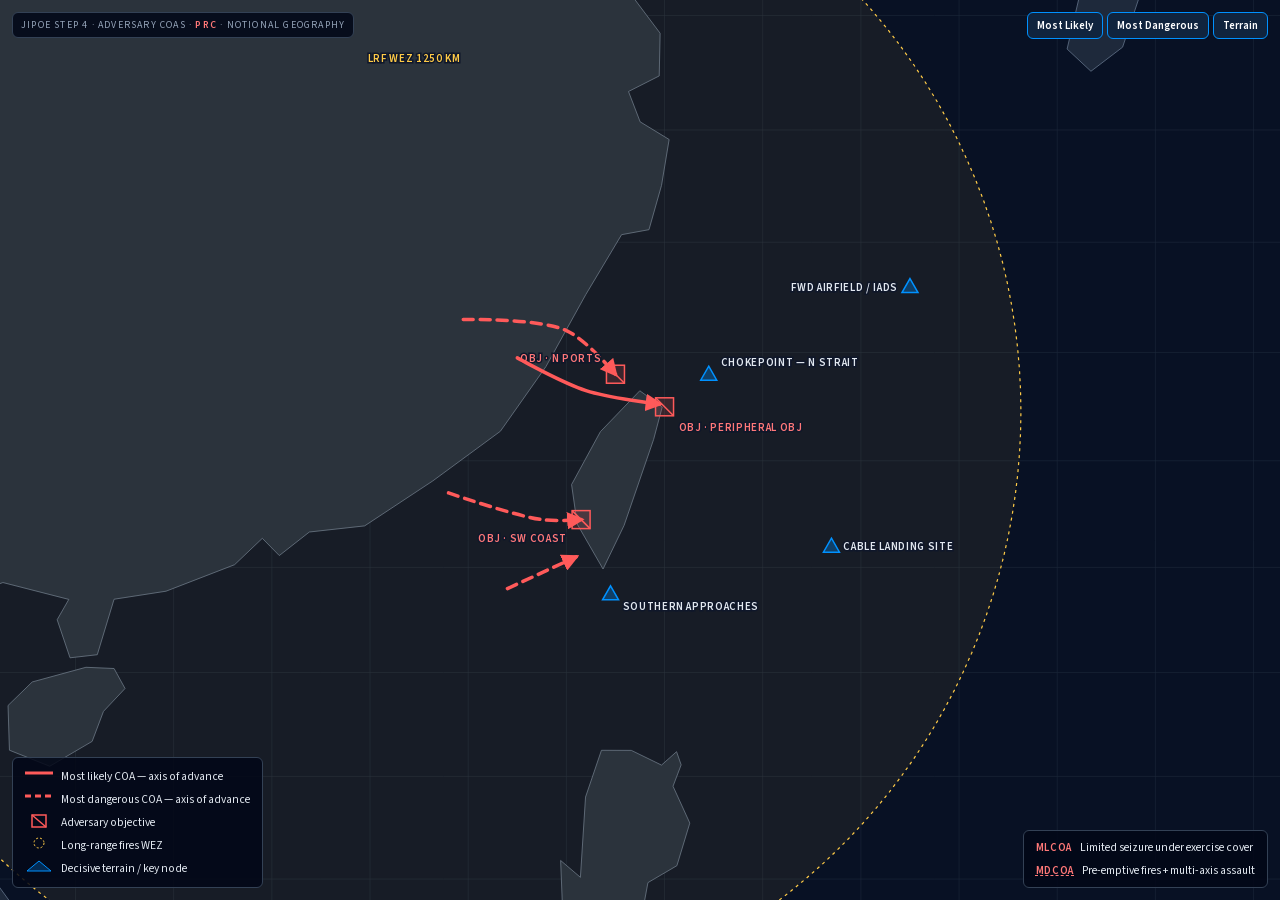
<file: app/ui-wired/assets/jipoe-map/index.html>
<!DOCTYPE html>
<html><head><meta charset="utf-8">


<style>/* cyrillic-ext */
@font-face {
  font-family: 'Source Sans 3';
  font-style: normal;
  font-weight: 400;
  font-display: swap;
  src: url("fonts/source-sans-3-cyrillic-ext.woff2") format('woff2');
  unicode-range: U+0460-052F, U+1C80-1C8A, U+20B4, U+2DE0-2DFF, U+A640-A69F, U+FE2E-FE2F;
}
/* cyrillic */
@font-face {
  font-family: 'Source Sans 3';
  font-style: normal;
  font-weight: 400;
  font-display: swap;
  src: url("fonts/source-sans-3-cyrillic.woff2") format('woff2');
  unicode-range: U+0301, U+0400-045F, U+0490-0491, U+04B0-04B1, U+2116;
}
/* greek-ext */
@font-face {
  font-family: 'Source Sans 3';
  font-style: normal;
  font-weight: 400;
  font-display: swap;
  src: url("fonts/source-sans-3-greek-ext.woff2") format('woff2');
  unicode-range: U+1F00-1FFF;
}
/* greek */
@font-face {
  font-family: 'Source Sans 3';
  font-style: normal;
  font-weight: 400;
  font-display: swap;
  src: url("fonts/source-sans-3-greek.woff2") format('woff2');
  unicode-range: U+0370-0377, U+037A-037F, U+0384-038A, U+038C, U+038E-03A1, U+03A3-03FF;
}
/* vietnamese */
@font-face {
  font-family: 'Source Sans 3';
  font-style: normal;
  font-weight: 400;
  font-display: swap;
  src: url("fonts/source-sans-3-vietnamese.woff2") format('woff2');
  unicode-range: U+0102-0103, U+0110-0111, U+0128-0129, U+0168-0169, U+01A0-01A1, U+01AF-01B0, U+0300-0301, U+0303-0304, U+0308-0309, U+0323, U+0329, U+1EA0-1EF9, U+20AB;
}
/* latin-ext */
@font-face {
  font-family: 'Source Sans 3';
  font-style: normal;
  font-weight: 400;
  font-display: swap;
  src: url("fonts/source-sans-3-latin-ext.woff2") format('woff2');
  unicode-range: U+0100-02BA, U+02BD-02C5, U+02C7-02CC, U+02CE-02D7, U+02DD-02FF, U+0304, U+0308, U+0329, U+1D00-1DBF, U+1E00-1E9F, U+1EF2-1EFF, U+2020, U+20A0-20AB, U+20AD-20C0, U+2113, U+2C60-2C7F, U+A720-A7FF;
}
/* latin */
@font-face {
  font-family: 'Source Sans 3';
  font-style: normal;
  font-weight: 400;
  font-display: swap;
  src: url("fonts/source-sans-3-latin.woff2") format('woff2');
  unicode-range: U+0000-00FF, U+0131, U+0152-0153, U+02BB-02BC, U+02C6, U+02DA, U+02DC, U+0304, U+0308, U+0329, U+2000-206F, U+20AC, U+2122, U+2191, U+2193, U+2212, U+2215, U+FEFF, U+FFFD;
}
/* cyrillic-ext */
@font-face {
  font-family: 'Source Sans 3';
  font-style: normal;
  font-weight: 600;
  font-display: swap;
  src: url("fonts/source-sans-3-cyrillic-ext.woff2") format('woff2');
  unicode-range: U+0460-052F, U+1C80-1C8A, U+20B4, U+2DE0-2DFF, U+A640-A69F, U+FE2E-FE2F;
}
/* cyrillic */
@font-face {
  font-family: 'Source Sans 3';
  font-style: normal;
  font-weight: 600;
  font-display: swap;
  src: url("fonts/source-sans-3-cyrillic.woff2") format('woff2');
  unicode-range: U+0301, U+0400-045F, U+0490-0491, U+04B0-04B1, U+2116;
}
/* greek-ext */
@font-face {
  font-family: 'Source Sans 3';
  font-style: normal;
  font-weight: 600;
  font-display: swap;
  src: url("fonts/source-sans-3-greek-ext.woff2") format('woff2');
  unicode-range: U+1F00-1FFF;
}
/* greek */
@font-face {
  font-family: 'Source Sans 3';
  font-style: normal;
  font-weight: 600;
  font-display: swap;
  src: url("fonts/source-sans-3-greek.woff2") format('woff2');
  unicode-range: U+0370-0377, U+037A-037F, U+0384-038A, U+038C, U+038E-03A1, U+03A3-03FF;
}
/* vietnamese */
@font-face {
  font-family: 'Source Sans 3';
  font-style: normal;
  font-weight: 600;
  font-display: swap;
  src: url("fonts/source-sans-3-vietnamese.woff2") format('woff2');
  unicode-range: U+0102-0103, U+0110-0111, U+0128-0129, U+0168-0169, U+01A0-01A1, U+01AF-01B0, U+0300-0301, U+0303-0304, U+0308-0309, U+0323, U+0329, U+1EA0-1EF9, U+20AB;
}
/* latin-ext */
@font-face {
  font-family: 'Source Sans 3';
  font-style: normal;
  font-weight: 600;
  font-display: swap;
  src: url("fonts/source-sans-3-latin-ext.woff2") format('woff2');
  unicode-range: U+0100-02BA, U+02BD-02C5, U+02C7-02CC, U+02CE-02D7, U+02DD-02FF, U+0304, U+0308, U+0329, U+1D00-1DBF, U+1E00-1E9F, U+1EF2-1EFF, U+2020, U+20A0-20AB, U+20AD-20C0, U+2113, U+2C60-2C7F, U+A720-A7FF;
}
/* latin */
@font-face {
  font-family: 'Source Sans 3';
  font-style: normal;
  font-weight: 600;
  font-display: swap;
  src: url("fonts/source-sans-3-latin.woff2") format('woff2');
  unicode-range: U+0000-00FF, U+0131, U+0152-0153, U+02BB-02BC, U+02C6, U+02DA, U+02DC, U+0304, U+0308, U+0329, U+2000-206F, U+20AC, U+2122, U+2191, U+2193, U+2212, U+2215, U+FEFF, U+FFFD;
}
</style>
<script src="vendor/d3.v7.9.0.min.js" integrity="sha384-CjloA8y00+1SDAUkjs099PVfnY2KmDC2BZnws9kh8D/lX1s46w6EPhpXdqMfjK6i" crossorigin="anonymous"></script>
<script src="vendor/topojson-client.v3.1.0.min.js" integrity="sha384-Ukv1p/xTma6P4/2bY5KzWBw+ydSpXmhCMtyciIQVDJ1RmOxtCYNMF1uXT9T63H67" crossorigin="anonymous"></script>
<style>
  html,body{margin:0;height:100%;background:rgb(15,23,42);font-family:'Source Sans 3',system-ui,sans-serif;color:rgb(248,250,252);overflow:hidden}
  svg{display:block;width:100%;height:100%}
  .lbl{font-size:11px;font-weight:600;letter-spacing:.06em;text-transform:uppercase;fill:rgb(226,232,240);paint-order:stroke;stroke:rgb(15,23,42);stroke-width:3px}
  .lbl.red{fill:rgb(255,120,120)}
  .legend{position:absolute;left:12px;bottom:12px;background:rgba(2,6,23,.85);border:1px solid rgb(51,65,85);border-radius:6px;padding:10px 12px;font-size:11.5px;display:grid;grid-template-columns:28px 1fr;gap:6px 8px;align-items:center}
  .legend span{color:rgb(226,232,240)}
  .tag{position:absolute;top:12px;left:12px;font-size:10px;letter-spacing:.12em;text-transform:uppercase;color:rgb(148,163,184);background:rgba(2,6,23,.85);border:1px solid rgb(51,65,85);border-radius:6px;padding:5px 8px}
  .tag b{color:rgb(255,120,120)}
  .callout{position:absolute;right:12px;bottom:12px;background:rgba(2,6,23,.85);border:1px solid rgb(51,65,85);border-radius:6px;padding:8px 12px;font-size:11.5px;display:flex;flex-direction:column;gap:6px;max-width:220px}
  .callout div{display:flex;gap:8px;align-items:baseline} .callout b{color:rgb(255,120,120);font-size:11px;letter-spacing:.06em;flex:none} .callout b.d{text-decoration:underline dashed} .callout span{color:rgb(226,232,240)}
  .toggle{position:absolute;top:12px;right:12px;display:flex;gap:4px}
  .toggle button{font:inherit;font-size:11px;font-weight:600;padding:5px 9px;border-radius:6px;border:1px solid rgb(51,65,85);background:rgba(2,6,23,.85);color:rgb(148,163,184);cursor:pointer}
  .toggle button.on{color:#fff;border-color:rgb(0,145,255);background:rgb(16,36,62)}
</style></head>
<body>
<div class="tag">JIPOE Step 4 · Adversary COAs · <b id="threat">PRC</b> · Notional geography</div>
<div class="toggle"><button id="bL" class="on">Most Likely</button><button id="bD" class="on">Most Dangerous</button><button id="bT" class="on">Terrain</button></div>
<svg id="map"></svg>
<div class="callout"><div><b>MLCOA</b><span id="capL">Limited seizure under exercise cover</span></div><div><b class="d">MDCOA</b><span id="capD">Pre-emptive fires + multi-axis assault</span></div></div>
<div class="legend">
  <svg width="28" height="10"><line x1="0" y1="5" x2="28" y2="5" stroke="rgb(255,90,90)" stroke-width="3"></line></svg><span>Most likely COA — axis of advance</span>
  <svg width="28" height="10"><line x1="0" y1="5" x2="28" y2="5" stroke="rgb(255,90,90)" stroke-width="3" stroke-dasharray="6 4"></line></svg><span>Most dangerous COA — axis of advance</span>
  <svg width="28" height="14"><rect x="7" y="1" width="14" height="12" fill="none" stroke="rgb(255,90,90)" stroke-width="1.5"></rect><line x1="7" y1="1" x2="21" y2="13" stroke="rgb(255,90,90)" stroke-width="1.5"></line></svg><span>Adversary objective</span>
  <svg width="28" height="12"><circle cx="14" cy="6" r="5" fill="none" stroke="rgb(255,203,71)" stroke-dasharray="2 2"></circle></svg><span>Long-range fires WEZ</span>
  <svg width="28" height="12"><polygon points="14,1 26,11 2,11" fill="rgba(0,145,255,.25)" stroke="rgb(0,145,255)"></polygon></svg><span>Decisive terrain / key node</span>
</div>
<script>
const q = new URLSearchParams(location.search.slice(1) || location.hash.slice(1)); const threat = q.get('threat') || 'PRC';
document.getElementById('threat').textContent = threat;
// Notional scenario geometry per pacing threat (lon,lat). Not real plans.
const S = {
  Olvana: { center: [104.5, 13.5], scale: 1150, likely: [[[105.6,21.0],[104.6,18.6],[103.6,17.6]]], likelyObj: [[103.4,17.4,'Consolidate — defense in depth',12,-12,'start']], dangerous: [[[102.6,16.6],[101.6,14.6],[100.8,13.1]],[[109.2,14.6],[108.0,11.6],[106.9,10.9]],[[108.6,7.6],[105.0,4.4],[103.2,2.4]]], dangerousObj: [[100.8,13.1,'Gulf coast / Bangkok',-14,22,'end'],[106.9,10.9,'HCMC staging ports',14,22,'start'],[103.2,2.4,'Malacca approaches',14,14,'start']], wez: [[106.2,20.6,900]], terrain: [[102.8,17.4,'Udon Thani — CBRN zone',12,18,'start'],[108.2,16.05,'Da Nang',12,4,'start'],[100.5,13.75,'Bangkok — MNFA HQ',-12,-8,'end'],[101.4,5.6,'Straits of Malacca',12,4,'start']] },
  PRC: { center: [121.5, 24.2], scale: 1500, likely: [[[119.0,25.9],[120.4,25.3],[121.9,25.05]]], likelyObj: [[122.0,25.0,'Peripheral obj',14,24,'start']], dangerous: [[[117.6,23.4],[119.5,22.9],[120.3,22.9]],[[117.9,26.6],[120.0,26.4],[121.0,25.6]],[[118.8,21.6],[120.2,22.2]]], dangerousObj: [[120.3,22.9,'SW coast',-14,22,'end'],[121.0,25.6,'N ports',-14,-12,'end']], wez: [[116.9,24.4,1250]], terrain: [[122.9,25.6,'Chokepoint — N strait',12,-8,'start'],[120.9,21.5,'Southern approaches',12,16,'start'],[127.0,27.2,'Fwd airfield / IADS',-12,4,'end'],[125.4,22.4,'Cable landing site',12,4,'start']] },
  Russia: { center: [24, 56], scale: 1500, likely: [[[27.6,56.2],[25.2,56.9]]], likelyObj: [[25.2,56.9,'Border district']], dangerous: [[[23.1,53.2],[23.4,54.6],[24.0,55.6]],[[21.2,54.9],[23.4,54.9]]], dangerousObj: [[23.4,54.9,'Land corridor']], wez: [[20.5,54.7,900]], terrain: [[23.5,54.8,'Land corridor'],[21.0,55.7,'Coastal ports'],[25.3,54.7,'Airfield hub']] },
  Iran: { center: [54, 27], scale: 1600, likely: [[[56.3,27.2],[56.4,26.4]]], likelyObj: [[56.4,26.4,'Strait chokepoint']], dangerous: [[[51.4,32.6],[50.8,29.4],[50.1,26.3]],[[57.0,28.0],[58.0,25.5]]], dangerousObj: [[50.1,26.3,'Gulf infrastructure'],[58.0,25.5,'Sea lanes']], wez: [[52.5,30.5,1800]], terrain: [[56.5,26.6,'Strait chokepoint'],[50.6,26.2,'Naval base'],[54.4,24.4,'Air base']] },
  DPRK: { center: [127.5, 38.2], scale: 4200, likely: [[[126.9,38.4],[126.9,37.9]]], likelyObj: [[126.9,37.9,'Capital region']], dangerous: [[[127.6,38.6],[127.4,37.6]],[[126.0,38.3],[126.6,37.5]],[[128.4,38.6],[128.6,37.8]]], dangerousObj: [[127.4,37.6,'Capital region'],[128.6,37.8,'East coast']], wez: [[127.2,38.9,300]], terrain: [[126.6,37.5,'Port complex'],[127.0,37.5,'Capital'],[129.0,35.2,'Southern port']] },
  VEO: { center: [2, 15], scale: 1100, likely: [[[-1.5,17.0],[-0.5,15.5]]], likelyObj: [[-0.5,15.5,'Tri-border area']], dangerous: [[[1.5,14.5],[2.2,13.6]],[[-3.9,16.9],[-4.0,14.5]]], dangerousObj: [[2.2,13.6,'Capital approaches']], wez: [], terrain: [[-1.0,15.7,'River crossing'],[2.1,13.5,'Capital'],[-4.0,16.8,'Regional hub']] }
};
const sc = S[threat] || S.PRC;
const CAP = { Olvana: ['Consolidate gains; defense-in-depth; hybrid attrition; nuclear posturing', 'Renewed offensive to the Gulf coast; amphibious ops on ports; further WMD use; Malacca interdiction'] };
if (CAP[threat]) { document.getElementById('capL').textContent = CAP[threat][0]; document.getElementById('capD').textContent = CAP[threat][1]; }
const svg = d3.select('#map'); const g = svg.append('g');
const W = () => svg.node().clientWidth, H = () => svg.node().clientHeight;
let world;
function draw() {
  const w = W(), h = H(); if (!w || !h) return;
  const proj = d3.geoMercator().center(sc.center).scale(sc.scale * (Math.min(w, h) / 480)).translate([w / 2, h / 2]);
  const path = d3.geoPath(proj); g.selectAll('*').remove();
  g.append('rect').attr('width', w).attr('height', h).attr('fill', 'rgb(8,17,36)');
  const grat = d3.geoGraticule().step([2, 2]);
  g.append('path').attr('d', path(grat())).attr('fill', 'none').attr('stroke', 'rgb(30,41,59)').attr('stroke-width', .6);
  g.append('g').selectAll('path').data(world).join('path').attr('d', path).attr('fill', 'rgb(30,41,59)').attr('stroke', 'rgb(100,116,139)').attr('stroke-width', .8);
  const on = id => document.getElementById(id).classList.contains('on');
  const line = d3.line().x(d => proj(d)[0]).y(d => proj(d)[1]).curve(d3.curveCatmullRom.alpha(.6));
  const arrow = (pts, dash) => {
    const p = g.append('path').attr('d', line(pts)).attr('fill', 'none').attr('stroke', 'rgb(255,90,90)').attr('stroke-width', 3.5).attr('stroke-linecap', 'round').attr('marker-end', 'url(#ah)');
    if (dash) p.attr('stroke-dasharray', '10 7');
  };
  svg.select('defs').remove();
  svg.append('defs').append('marker').attr('id', 'ah').attr('viewBox', '0 0 10 10').attr('refX', 8).attr('refY', 5).attr('markerWidth', 5).attr('markerHeight', 5).attr('orient', 'auto-start-reverse').append('path').attr('d', 'M0,0 L10,5 L0,10 z').attr('fill', 'rgb(255,90,90)');
  // WEZ
  if (on('bT')) sc.wez.forEach(([lon, lat, km]) => { const c = d3.geoCircle().center([lon, lat]).radius(km / 111.2)(); g.append('path').attr('d', path(c)).attr('fill', 'rgba(255,203,71,.06)').attr('stroke', 'rgb(255,203,71)').attr('stroke-dasharray', '3 4').attr('stroke-width', 1.2); const e = proj([lon, lat + km / 111.2]); const x = Math.max(70, Math.min(w - 70, e[0])), y = Math.max(62, Math.min(h - 10, e[1] + 14)); g.append('text').attr('class', 'lbl').attr('x', x).attr('y', y).attr('text-anchor', 'middle').style('fill', 'rgb(255,203,71)').text(`LRF WEZ ${km} km`); });
  // terrain
  if (on('bT')) sc.terrain.forEach(([lon, lat, name, dx = 12, dy = 4, an = 'start']) => { const p = proj([lon, lat]); g.append('path').attr('d', `M${p[0]},${p[1] - 8} L${p[0] + 8},${p[1] + 6} L${p[0] - 8},${p[1] + 6} Z`).attr('fill', 'rgba(0,145,255,.3)').attr('stroke', 'rgb(0,145,255)').attr('stroke-width', 1.5); g.append('text').attr('class', 'lbl').attr('x', p[0] + dx).attr('y', p[1] + dy).attr('text-anchor', an).text(name); });
  const obj = (lon, lat, name, dx = 13, dy = -10, an = 'start') => { const p = proj([lon, lat]); g.append('rect').attr('x', p[0] - 9).attr('y', p[1] - 9).attr('width', 18).attr('height', 18).attr('fill', 'rgba(255,90,90,.15)').attr('stroke', 'rgb(255,90,90)').attr('stroke-width', 1.5); g.append('line').attr('x1', p[0] - 9).attr('y1', p[1] - 9).attr('x2', p[0] + 9).attr('y2', p[1] + 9).attr('stroke', 'rgb(255,90,90)').attr('stroke-width', 1.5); g.append('text').attr('class', 'lbl red').attr('x', p[0] + dx).attr('y', p[1] + dy).attr('text-anchor', an).text('OBJ · ' + name); };
  if (on('bD')) { sc.dangerous.forEach(p => arrow(p, true)); sc.dangerousObj.forEach(o => obj(...o));  }
  if (on('bL')) { sc.likely.forEach(p => arrow(p, false)); sc.likelyObj.forEach(o => obj(...o));  }
}
fetch('./data/countries-110m.json').then(r => r.json()).then(t => { world = topojson.feature(t, t.objects.countries).features; draw(); });
['bL', 'bD', 'bT'].forEach(id => document.getElementById(id).addEventListener('click', e => { e.currentTarget.classList.toggle('on'); draw(); }));
new ResizeObserver(() => world && draw()).observe(document.body);
</script>

</body></html>
</file>
